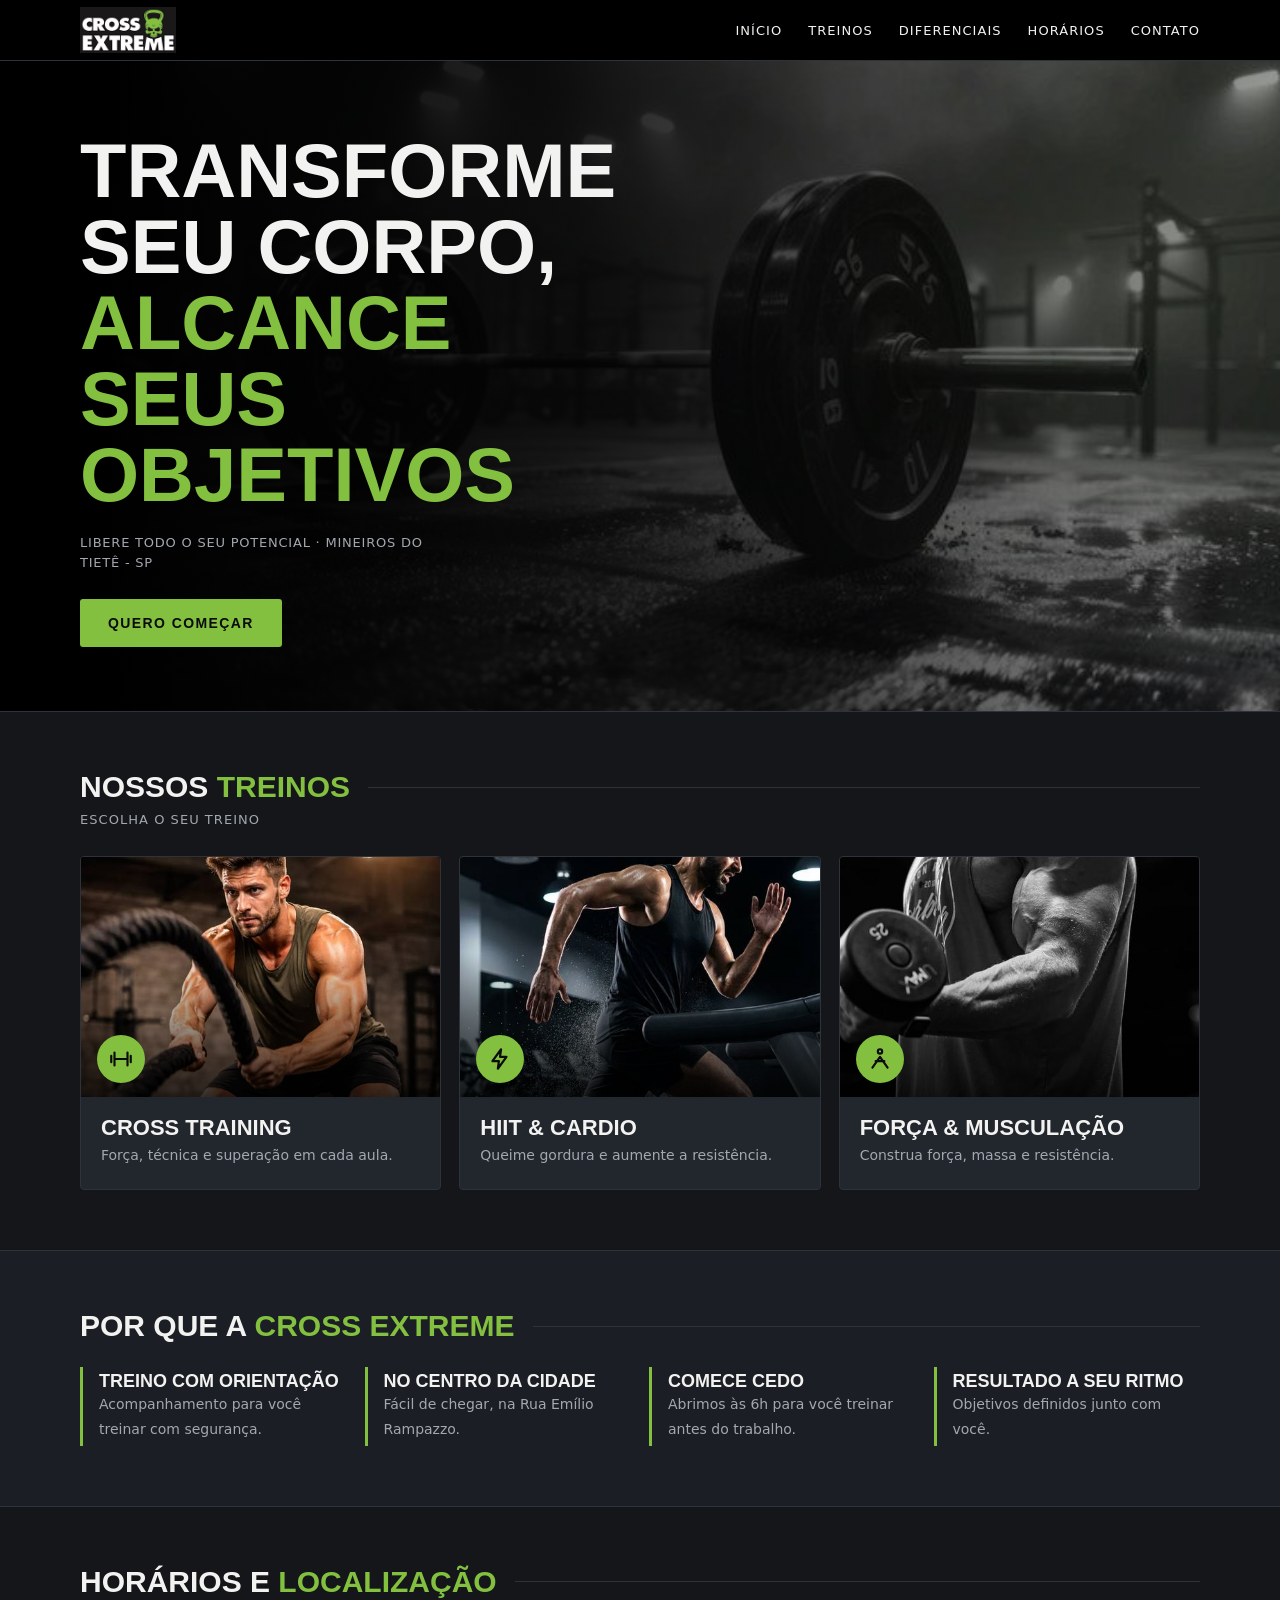
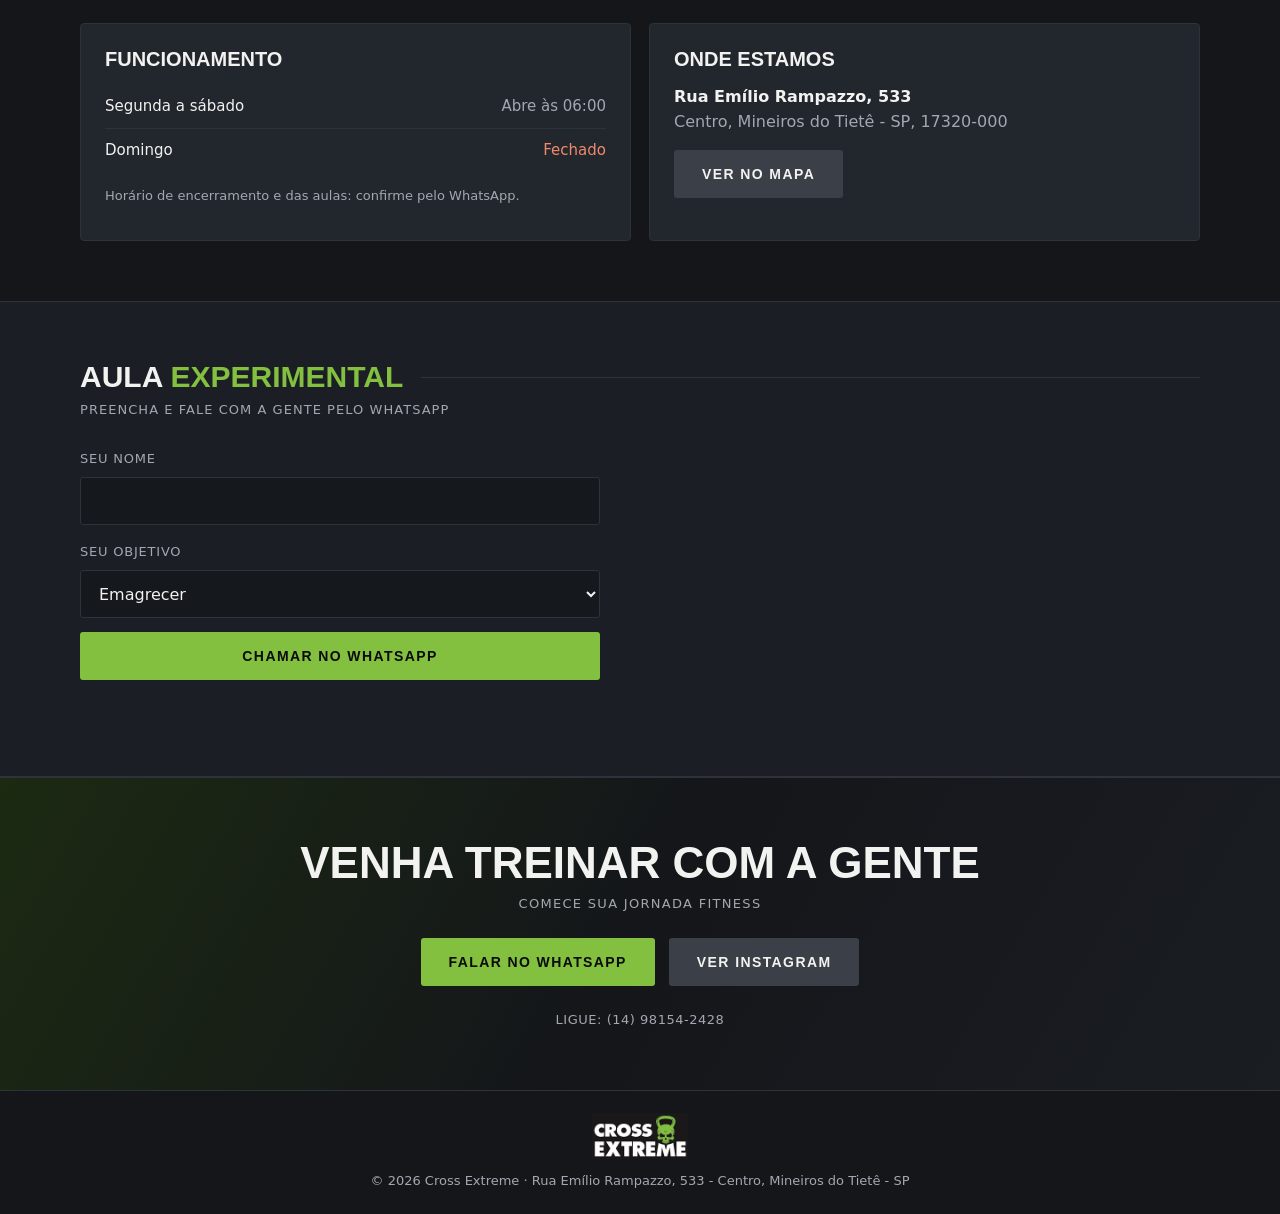
<file: cross-extreme.html>
<!DOCTYPE html>
<html lang="pt-BR">
<head>
<meta charset="utf-8">
<meta name="viewport" content="width=device-width, initial-scale=1, viewport-fit=cover">
<title>Cross Extreme — Academia em Mineiros do Tietê</title>
<meta name="description" content="Cross Extreme, academia em Mineiros do Tietê - SP. Treinos de cross, HIIT e força. Agende sua aula experimental.">
<meta http-equiv="Content-Security-Policy" content="default-src 'none'; style-src 'unsafe-inline' https://fonts.googleapis.com; font-src https://fonts.gstatic.com; script-src 'unsafe-inline'; img-src data:; base-uri 'none'; form-action 'none'">
<link rel="stylesheet" href="https://fonts.googleapis.com/css2?family=Oswald:wght@500;600;700&family=Inter:wght@400;500;600&display=swap">
<style>
:root{--bg:#14161a;--bg2:#1b1e24;--card:#22262d;--line:#2e333b;--or:#83c03f;--or2:#9bd356;--tx:#f2f2f0;--mu:#a3a8b0;
--fd:"Oswald","Arial Narrow",Impact,sans-serif;--fb:"Inter",system-ui,-apple-system,"Segoe UI",sans-serif;
color-scheme:dark;box-sizing:border-box;padding-top:env(safe-area-inset-top,0px);padding-bottom:env(safe-area-inset-bottom,0px)}
*,*::before,*::after{box-sizing:inherit}
html{scroll-behavior:smooth;scroll-padding-top:70px}
body{margin:0;background:var(--bg);color:var(--tx);font:400 16px/1.55 var(--fb);overflow-x:hidden}
a{color:inherit;text-decoration:none}button,input,select{font:inherit}
:focus-visible{outline:2px solid var(--or2);outline-offset:3px}
.wrap{width:min(1120px,100% - 32px);margin-inline:auto}
header{position:sticky;top:0;z-index:20;background:#000;border-bottom:1px solid var(--line)}
header .wrap{display:flex;align-items:center;justify-content:space-between;height:60px}
.logo{display:flex;align-items:center}.logo img{display:block;height:46px;width:auto}
nav ul{display:none;list-style:none;margin:0;padding:0;gap:26px;font:500 13px var(--fb);text-transform:uppercase;letter-spacing:.08em}
nav a{padding:20px 0;border-bottom:2px solid transparent}nav a:hover{border-color:var(--or)}
.bg{background:none;border:1px solid var(--line);color:var(--tx);width:44px;height:44px;border-radius:6px}
.drawer{display:none;background:var(--bg2);padding:4px 16px 14px}.drawer.open{display:block}
.drawer a{display:block;padding:14px 0;border-bottom:1px solid var(--line);text-transform:uppercase;font-size:13px;letter-spacing:.08em}
@media(min-width:860px){nav ul{display:flex}.bg{display:none}}
.btn{display:inline-flex;align-items:center;justify-content:center;min-height:48px;padding:0 28px;background:var(--or);color:#0b0b0b;border:0;border-radius:3px;font:600 14px var(--fd);letter-spacing:.1em;text-transform:uppercase;cursor:pointer;transition:background .2s}
.btn:hover{background:var(--or2)}
.btn.alt{background:#3a3f48;color:var(--tx)}.btn.alt:hover{background:#4a505a}
.hero{background:radial-gradient(90% 120% at 90% 30%,#26361a 0,transparent 55%),linear-gradient(135deg,#1d2026,#0e1013);border-bottom:1px solid var(--line)}
.hero .wrap{padding:72px 0 64px;min-height:440px;display:flex;flex-direction:column;justify-content:center}
h1{font:700 clamp(40px,8vw,76px)/1 var(--fd);text-transform:uppercase;margin:0 0 20px;max-width:12ch}
h1 span{color:var(--or)}
.hero p{margin:0 0 26px;color:var(--mu);max-width:44ch;text-transform:uppercase;letter-spacing:.06em;font-size:13px}
.sec{padding:60px 0}
.sh{display:flex;align-items:center;gap:18px;margin-bottom:26px}
.sh h2{font:700 30px/1 var(--fd);text-transform:uppercase;margin:0;white-space:nowrap}.sh h2 span{color:var(--or)}
.sh::after{content:"";height:1px;background:var(--line);flex:1}
.sub{margin:-18px 0 26px;color:var(--mu);font-size:13px;text-transform:uppercase;letter-spacing:.08em}
.grid{display:grid;gap:18px;grid-template-columns:repeat(auto-fit,minmax(260px,1fr))}
.pc{background:var(--card);border:1px solid var(--line);border-radius:4px;overflow:hidden}
.pc .im{height:170px;background:linear-gradient(160deg,#2f4524,#1a1c21);display:grid;place-items:center}
.pc:nth-child(2) .im{background:linear-gradient(160deg,#34502a,#1a1c21)}.pc:nth-child(3) .im{background:linear-gradient(160deg,#2c3d3a,#1a1c21)}
.ic{width:64px;height:64px;border-radius:50%;background:var(--or);display:grid;place-items:center}
.ic svg{width:32px;height:32px;fill:none;stroke:#0b0b0b;stroke-width:2;stroke-linecap:round;stroke-linejoin:round}
.pc div.tx{padding:18px 20px 22px}.pc h3{font:600 22px var(--fd);text-transform:uppercase;margin:0 0 4px}.pc p{margin:0;color:var(--mu);font-size:14px}
.alt-bg{background:var(--bg2);border-block:1px solid var(--line)}
.why{list-style:none;padding:0;margin:0;display:grid;gap:18px;grid-template-columns:repeat(auto-fit,minmax(220px,1fr))}
.why li{border-left:3px solid var(--or);padding:4px 0 4px 16px}.why b{display:block;font:600 18px var(--fd);text-transform:uppercase}.why span{color:var(--mu);font-size:14px}
.info{display:grid;gap:18px}@media(min-width:860px){.info{grid-template-columns:1fr 1fr}}
.box{background:var(--card);border:1px solid var(--line);border-radius:4px;padding:24px}
.box h3{font:600 20px var(--fd);text-transform:uppercase;margin:0 0 14px}
.hrs{width:100%;border-collapse:collapse;font-size:15px}.hrs td{padding:10px 0;border-bottom:1px solid var(--line)}.hrs td:last-child{text-align:right;color:var(--mu)}
.hrs tr:last-child td{border:0}.closed{color:#f08a6b!important}
.box p{margin:0 0 10px;color:var(--mu)}.box p b{color:var(--tx)}
.links{display:flex;flex-wrap:wrap;gap:10px;margin-top:16px}
.f{display:grid;gap:14px;max-width:520px}
label{font-size:13px;text-transform:uppercase;letter-spacing:.06em;color:var(--mu)}
input,select{width:100%;min-height:48px;margin-top:6px;padding:0 14px;background:#15181d;border:1px solid var(--line);border-radius:3px;color:var(--tx)}
input[aria-invalid=true]{border-color:#f08a6b}
.msg{min-height:22px;font-size:14px;color:#f08a6b}
.join{text-align:center;background:linear-gradient(120deg,#1c2a12,var(--bg) 50%,#1a1d22);border-top:1px solid var(--line)}
.join h2{font:700 clamp(30px,5vw,44px) var(--fd);text-transform:uppercase;margin:0}.join p{color:var(--mu);margin:6px 0 24px;text-transform:uppercase;letter-spacing:.1em;font-size:13px}
.join .btns{display:flex;flex-wrap:wrap;gap:14px;justify-content:center}
footer{padding:22px 0;border-top:1px solid var(--line);font-size:13px;color:var(--mu);text-align:center}
@media(prefers-reduced-motion:reduce){*{transition:none!important;scroll-behavior:auto!important}}
.hero{position:relative;overflow:hidden}.hbg{position:absolute;inset:0;width:100%;height:100%;object-fit:cover;object-position:60% 55%;opacity:.7}
.hero::after{content:"";position:absolute;inset:0;background:linear-gradient(90deg,#000 8%,#000c 45%,#0003 100%)}.hero .wrap{position:relative;z-index:1}
.pc .im{position:relative;display:block;height:240px;background:#000;overflow:hidden}.pc .im img{width:100%;height:100%;object-fit:cover;display:block}
.pc .im::after{content:"";position:absolute;inset:0;background:linear-gradient(180deg,transparent 40%,#000c)}
.pc .ic{position:absolute;left:16px;bottom:14px;width:48px;height:48px;z-index:2}.pc .ic svg{width:26px;height:26px}
</style>
</head>
<body>
<header><div class="wrap">
 <a class="logo" href="#inicio" aria-label="Cross Extreme"><img src="[data-uri]" alt="Cross Extreme" width="96" height="46"></a>
 <nav aria-label="Principal"><ul><li><a href="#inicio">Início</a></li><li><a href="#programas">Treinos</a></li><li><a href="#sobre">Diferenciais</a></li><li><a href="#horarios">Horários</a></li><li><a href="#contato">Contato</a></li></ul></nav>
 <button class="bg" id="bg" aria-label="Abrir menu" aria-expanded="false" aria-controls="dr">☰</button>
</div>
<div class="drawer" id="dr"><a href="#inicio">Início</a><a href="#programas">Treinos</a><a href="#sobre">Diferenciais</a><a href="#horarios">Horários</a><a href="#contato">Contato</a></div></header>

<main>
<section class="hero" id="inicio"><img class="hbg" src="[data-uri]" alt="" width="736" height="414"><div class="wrap">
 <h1>Transforme seu corpo, <span>alcance seus objetivos</span></h1>
 <p>Libere todo o seu potencial · Mineiros do Tietê - SP</p>
 <div><a class="btn" href="#contato">Quero começar</a></div>
</div></section>

<section class="sec" id="programas"><div class="wrap">
 <div class="sh"><h2>Nossos <span>treinos</span></h2></div>
 <p class="sub">Escolha o seu treino</p>
 <div class="grid">
  <article class="pc"><div class="im"><img src="[data-uri]" alt="Aluno treinando com cordas navais" style="object-position:50% 25%" width="560" height="400" loading="lazy"><div class="ic"><svg viewBox="0 0 24 24"><path d="M3 9v6M6 6v12M18 6v12M21 9v6M6 12h12"/></svg></div></div><div class="tx"><h3>Cross Training</h3><p>Força, técnica e superação em cada aula.</p></div></article>
  <article class="pc"><div class="im"><img src="[data-uri]" alt="Aluno correndo na esteira" style="object-position:50% 30%" width="560" height="400" loading="lazy"><div class="ic"><svg viewBox="0 0 24 24"><path d="M13 3L5 14h6l-1 7 8-11h-6z"/></svg></div></div><div class="tx"><h3>HIIT &amp; Cardio</h3><p>Queime gordura e aumente a resistência.</p></div></article>
  <article class="pc"><div class="im"><img src="[data-uri]" alt="Aluno fazendo rosca com halter" style="object-position:50% 45%" width="560" height="400" loading="lazy"><div class="ic"><svg viewBox="0 0 24 24"><circle cx="12" cy="5" r="2"/><path d="M5 20l7-10 7 10M8 14h8"/></svg></div></div><div class="tx"><h3>Força &amp; Musculação</h3><p>Construa força, massa e resistência.</p></div></article>
 </div></div></section>

<section class="sec alt-bg" id="sobre"><div class="wrap">
 <div class="sh"><h2>Por que a <span>Cross Extreme</span></h2></div>
 <ul class="why">
  <li><b>Treino com orientação</b><span>Acompanhamento para você treinar com segurança.</span></li>
  <li><b>No centro da cidade</b><span>Fácil de chegar, na Rua Emílio Rampazzo.</span></li>
  <li><b>Comece cedo</b><span>Abrimos às 6h para você treinar antes do trabalho.</span></li>
  <li><b>Resultado a seu ritmo</b><span>Objetivos definidos junto com você.</span></li>
 </ul></div></section>

<section class="sec" id="horarios"><div class="wrap">
 <div class="sh"><h2>Horários e <span>localização</span></h2></div>
 <div class="info">
  <div class="box"><h3>Funcionamento</h3>
   <table class="hrs"><tbody><tr><td>Segunda a sábado</td><td>Abre às 06:00</td></tr><tr><td>Domingo</td><td class="closed">Fechado</td></tr></tbody></table>
   <p style="margin-top:14px;font-size:13px">Horário de encerramento e das aulas: confirme pelo WhatsApp.</p></div>
  <div class="box"><h3>Onde estamos</h3>
   <p><b>Rua Emílio Rampazzo, 533</b><br>Centro, Mineiros do Tietê - SP, 17320-000</p>
   <div class="links"><a class="btn alt" href="https://www.google.com/maps/search/?api=1&amp;query=Cross+Extreme+Rua+Em%C3%ADlio+Rampazzo+533+Mineiros+do+Tiet%C3%AA" target="_blank" rel="noopener noreferrer">Ver no mapa</a></div></div>
 </div></div></section>

<section class="sec alt-bg" id="contato"><div class="wrap">
 <div class="sh"><h2>Aula <span>experimental</span></h2></div>
 <p class="sub">Preencha e fale com a gente pelo WhatsApp</p>
 <form class="f" id="fm" novalidate>
  <div><label for="nm">Seu nome</label><input id="nm" name="nome" autocomplete="name" maxlength="60" required aria-describedby="er"></div>
  <div><label for="ob">Seu objetivo</label><select id="ob" name="objetivo"><option>Emagrecer</option><option>Ganhar massa muscular</option><option>Melhorar o condicionamento</option><option>Ainda não sei</option></select></div>
  <button class="btn" type="submit">Chamar no WhatsApp</button>
  <div class="msg" id="er" role="alert"></div>
 </form></div></section>

<section class="sec join"><div class="wrap">
 <h2>Venha treinar com a gente</h2><p>Comece sua jornada fitness</p>
 <div class="btns"><a class="btn" href="https://wa.me/5514981542428" target="_blank" rel="noopener noreferrer">Falar no WhatsApp</a><a class="btn alt" href="https://www.instagram.com/crossextrememt_lp" target="_blank" rel="noopener noreferrer">Ver Instagram</a></div>
 <p style="margin:24px 0 0;letter-spacing:.04em">Ligue: (14) 98154-2428</p>
</div></section>
</main>
<footer><div class="wrap"><img src="[data-uri]" alt="Cross Extreme" width="96" height="46" style="display:block;margin:0 auto 12px">© 2026 Cross Extreme · Rua Emílio Rampazzo, 533 - Centro, Mineiros do Tietê - SP</div></footer>

<script>
(function(){"use strict";
var bg=document.getElementById("bg"),dr=document.getElementById("dr");
function close(){dr.classList.remove("open");bg.setAttribute("aria-expanded","false")}
bg.addEventListener("click",function(){var o=dr.classList.toggle("open");bg.setAttribute("aria-expanded",o)});
dr.addEventListener("click",function(e){if(e.target.tagName==="A")close()});
document.addEventListener("keydown",function(e){if(e.key==="Escape")close()});
var f=document.getElementById("fm"),nm=document.getElementById("nm"),ob=document.getElementById("ob"),er=document.getElementById("er");
f.addEventListener("submit",function(e){e.preventDefault();
 var n=nm.value.replace(/[\u0000-\u001f]/g," ").trim();
 if(n.length<2||n.length>60){nm.setAttribute("aria-invalid","true");er.textContent="Digite seu nome com pelo menos 2 letras.";nm.focus();return}
 nm.setAttribute("aria-invalid","false");er.textContent="";
 var t="Olá! Meu nome é "+n+" e quero agendar uma aula experimental na Cross Extreme. Meu objetivo: "+ob.value+".";
 window.open("https://wa.me/5514981542428?text="+encodeURIComponent(t),"_blank","noopener")});
})();
</script>
</body>
</html>
</file>
